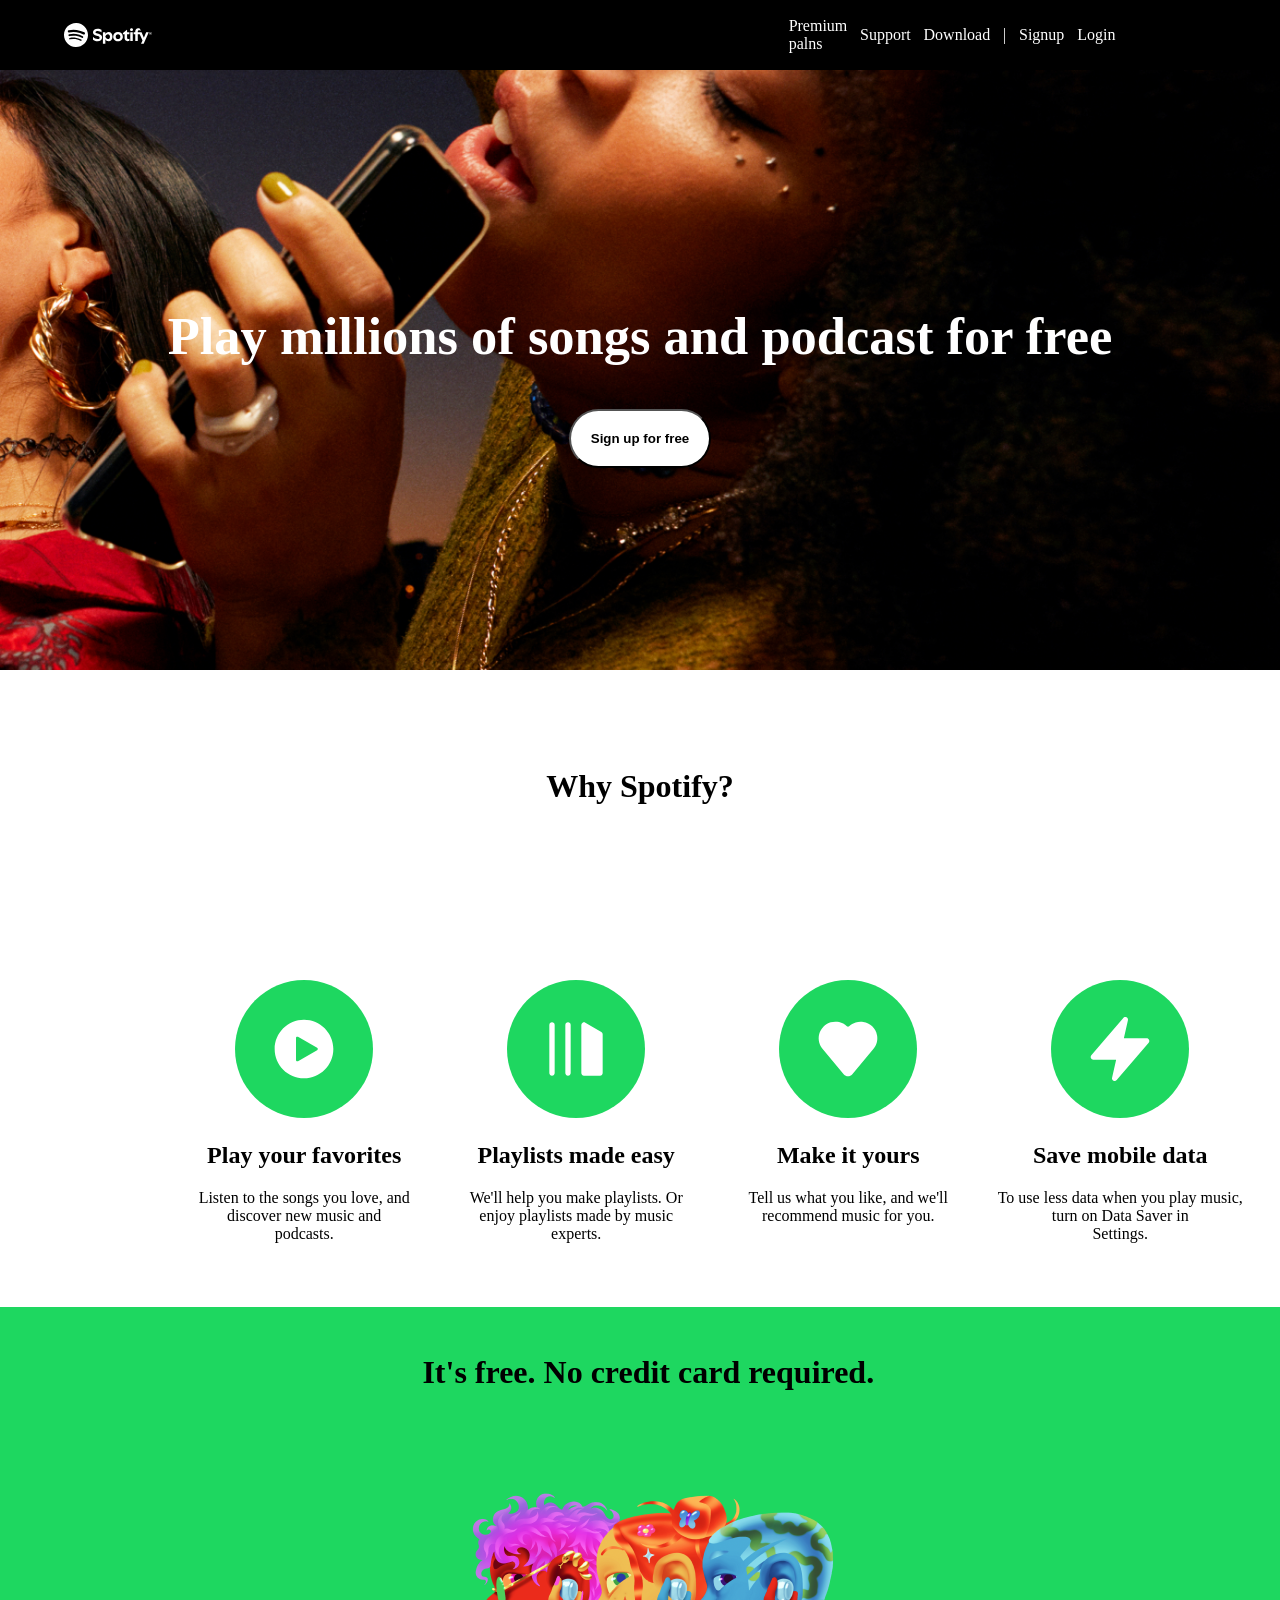
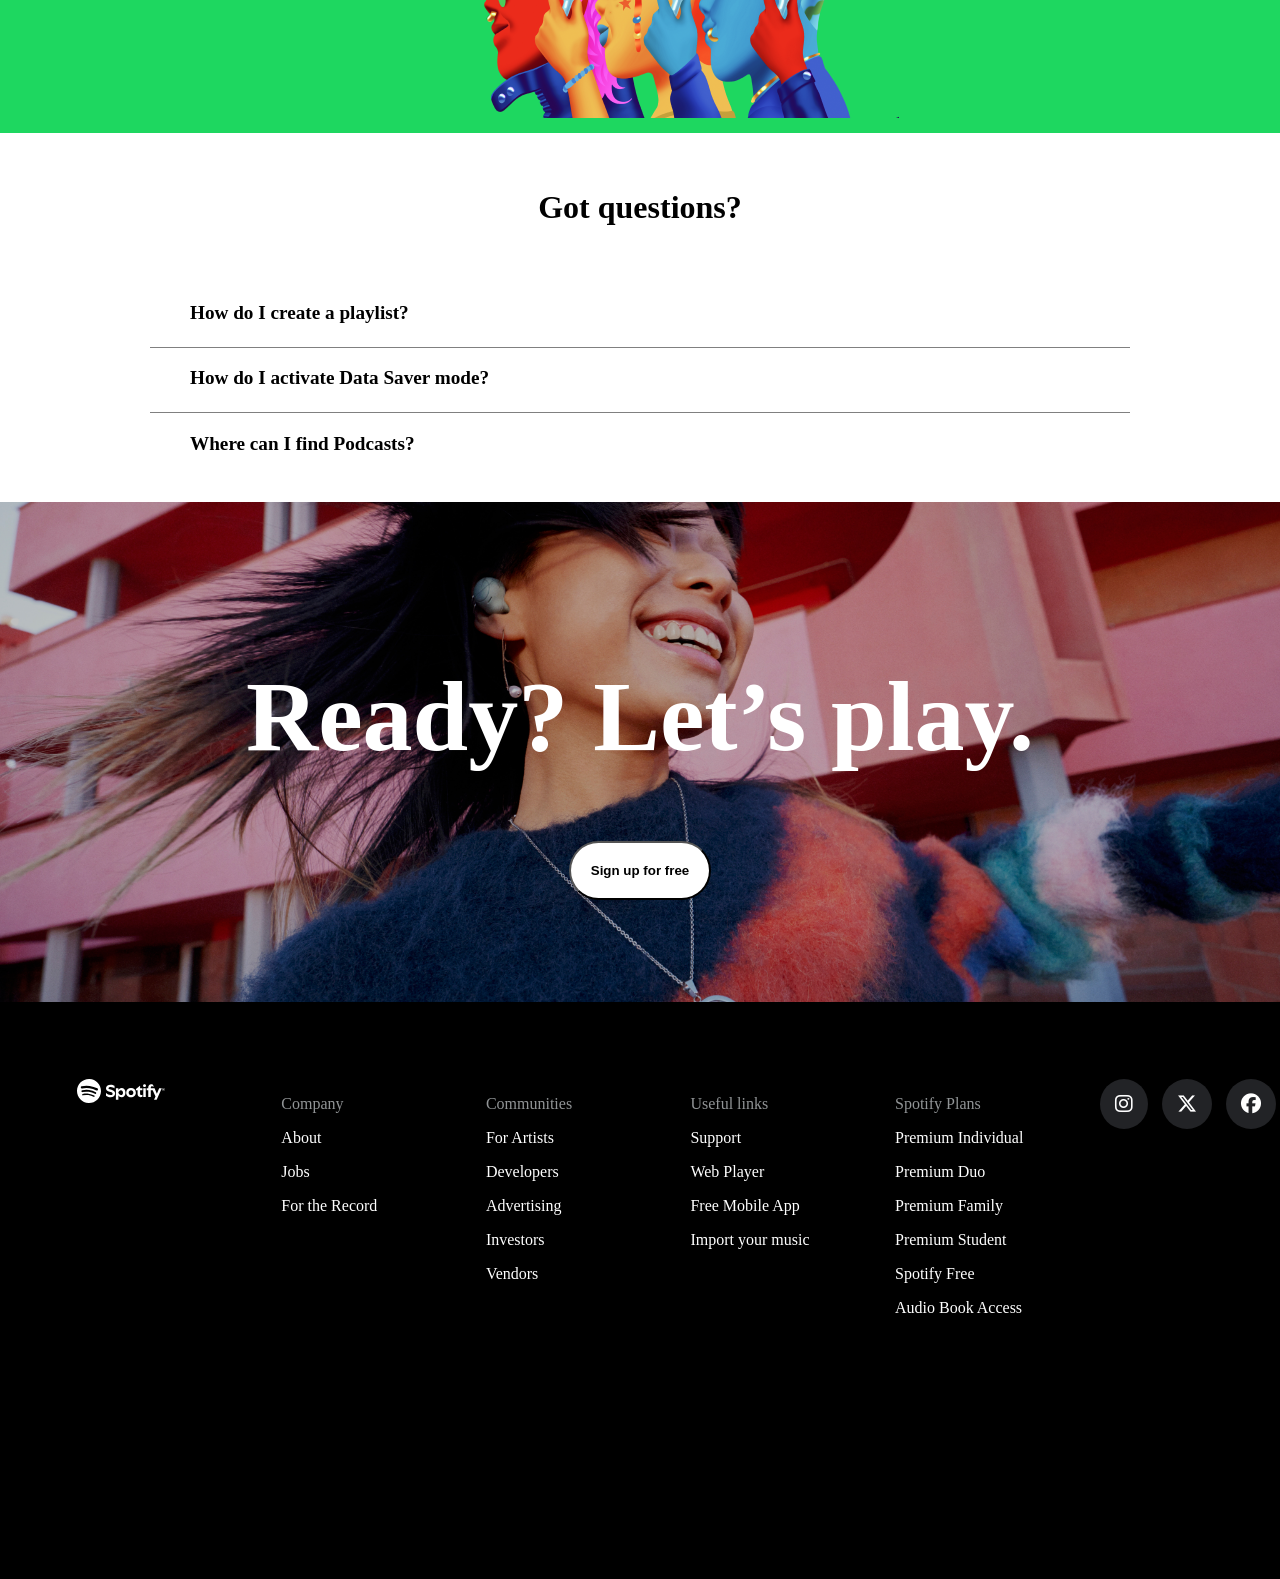
<file: index.html>
<!DOCTYPE html>
<html lang="en">

<head>
    <meta charset="UTF-8">
    <meta name="viewport" content="width=device-width, initial-scale=1.0">
    <title>Document</title>
    <link rel="stylesheet" href="https://cdnjs.cloudflare.com/ajax/libs/font-awesome/6.7.2/css/all.min.css"
        integrity="sha512-Evv84Mr4kqVGRNSgIGL/F/aIDqQb7xQ2vcrdIwxfjThSH8CSR7PBEakCr51Ck+w+/U6swU2Im1vVX0SVk9ABhg=="
        crossorigin="anonymous" referrerpolicy="no-referrer" />
    <link rel="stylesheet" href="spotify.css">
</head>

<body style="margin: 0px;">
    <nav>
        <div class="l">
            <svg role="img" viewBox="0 0 88 24" class="e-10750-logo" aria-label="Spotify" aria-hidden="false"
                data-testid="spotify-icon" height="24" data-encore-id="logoSpotify"
                style="--encore-logo-fill-color: var(--text-base);">
                <title>Spotify</title>
                <path
                    d="M13.427.01C6.805-.253 1.224 4.902.961 11.524.698 18.147 5.853 23.728 12.476 23.99c6.622.263 12.203-4.892 12.466-11.514S20.049.272 13.427.01m5.066 17.579a.717.717 0 0 1-.977.268 14.4 14.4 0 0 0-5.138-1.747 14.4 14.4 0 0 0-5.42.263.717.717 0 0 1-.338-1.392c1.95-.474 3.955-.571 5.958-.29 2.003.282 3.903.928 5.647 1.92a.717.717 0 0 1 .268.978m1.577-3.15a.93.93 0 0 1-1.262.376 17.7 17.7 0 0 0-5.972-1.96 17.7 17.7 0 0 0-6.281.238.93.93 0 0 1-1.11-.71.93.93 0 0 1 .71-1.11 19.5 19.5 0 0 1 6.94-.262 19.5 19.5 0 0 1 6.599 2.165c.452.245.62.81.376 1.263m1.748-3.551a1.147 1.147 0 0 1-1.546.488 21.4 21.4 0 0 0-6.918-2.208 21.4 21.4 0 0 0-7.259.215 1.146 1.146 0 0 1-.456-2.246 23.7 23.7 0 0 1 8.034-.24 23.7 23.7 0 0 1 7.657 2.445c.561.292.78.984.488 1.546m13.612-.036-.832-.247c-1.67-.495-2.14-.681-2.14-1.353 0-.637.708-1.327 2.264-1.327 1.539 0 2.839.752 3.51 1.31.116.096.24.052.24-.098V6.935c0-.097-.027-.15-.098-.203-.83-.62-2.272-1.07-3.723-1.07-2.953 0-4.722 1.68-4.722 3.59 0 2.157 1.371 2.91 3.626 3.546l.973.274c1.689.478 1.998.902 1.998 1.556 0 1.097-.831 1.433-2.07 1.433-1.556 0-3.457-.911-4.35-2.025-.08-.098-.177-.053-.177.062v2.423c0 .097.01.141.08.22.743.814 2.52 1.53 4.59 1.53 2.546 0 4.456-1.485 4.456-3.784 0-1.787-1.052-2.865-3.625-3.635m10.107-1.76c-1.68 0-2.653 1.026-3.219 2.052V9.376c0-.08-.044-.124-.124-.124h-2.22c-.079 0-.123.044-.123.124V20.72c0 .08.044.124.124.124h2.22c.079 0 .123-.044.123-.124v-4.536c.566 1.025 1.521 2.034 3.237 2.034 2.264 0 3.89-1.955 3.89-4.581s-1.644-4.545-3.908-4.545m-.654 6.986c-1.185 0-2.211-1.167-2.618-2.458.407-1.362 1.344-2.405 2.618-2.405 1.211 0 2.051.92 2.051 2.423s-.84 2.44-2.051 2.44m40.633-6.826h-2.264c-.08 0-.115.017-.15.097l-2.282 5.483-2.29-5.483c-.035-.08-.07-.097-.15-.097h-3.661v-.584c0-.955.645-1.397 1.476-1.397.496 0 1.035.256 1.415.486.089.053.15-.008.115-.088l-.796-1.901a.26.26 0 0 0-.124-.133c-.389-.203-1.025-.38-1.644-.38-1.875 0-2.954 1.432-2.954 3.254v.743h-1.503c-.08 0-.124.044-.124.124v1.768c0 .08.044.124.124.124h1.503v6.668c0 .08.044.123.124.123h2.264c.08 0 .124-.044.124-.123v-6.668h1.936l2.812 6.11-1.512 3.325c-.044.098.009.142.097.142h2.414c.08 0 .116-.018.15-.097l4.997-11.355c.035-.08-.009-.141-.097-.141M54.964 9.04c-2.865 0-4.837 2.025-4.837 4.616 0 2.573 1.971 4.616 4.837 4.616 2.856 0 4.846-2.043 4.846-4.616 0-2.591-1.99-4.616-4.846-4.616m.008 7.065c-1.37 0-2.343-1.043-2.343-2.45 0-1.405.973-2.449 2.343-2.449 1.362 0 2.335 1.043 2.335 2.45 0 1.406-.973 2.45-2.335 2.45m33.541-6.334a1.24 1.24 0 0 0-.483-.471 1.4 1.4 0 0 0-.693-.17q-.384 0-.693.17a1.24 1.24 0 0 0-.484.471q-.174.302-.174.681 0 .375.174.677.175.3.484.471t.693.17.693-.17.483-.471.175-.676q0-.38-.175-.682m-.211 1.247a1 1 0 0 1-.394.39 1.15 1.15 0 0 1-.571.14 1.16 1.16 0 0 1-.576-.14 1 1 0 0 1-.391-.39 1.14 1.14 0 0 1-.14-.566q0-.316.14-.562t.391-.388.576-.14q.32 0 .57.14.253.141.395.39t.142.565q0 .312-.142.56m-19.835-5.78c-.85 0-1.468.6-1.468 1.396s.619 1.397 1.468 1.397c.866 0 1.485-.6 1.485-1.397 0-.796-.619-1.397-1.485-1.397m19.329 5.19a.31.31 0 0 0 .134-.262q0-.168-.132-.266-.132-.099-.381-.099h-.588v1.229h.284v-.489h.154l.374.489h.35l-.41-.518a.5.5 0 0 0 .215-.084m-.424-.109h-.26v-.3h.27q.12 0 .184.036a.12.12 0 0 1 .065.116.12.12 0 0 1-.067.111.4.4 0 0 1-.192.037M69.607 9.252h-2.263c-.08 0-.124.044-.124.124v8.56c0 .08.044.123.124.123h2.263c.08 0 .124-.044.124-.123v-8.56c0-.08-.044-.124-.124-.124m-3.333 6.605a2.1 2.1 0 0 1-1.053.257c-.725 0-1.185-.425-1.185-1.362v-3.484h2.211c.08 0 .124-.044.124-.124V9.376c0-.08-.044-.124-.124-.124h-2.21V6.944c0-.097-.063-.15-.15-.08l-3.954 3.113c-.053.044-.07.088-.07.16v1.007c0 .08.044.124.123.124h1.539v3.855c0 2.087 1.203 3.06 2.918 3.06.743 0 1.46-.194 1.884-.442.062-.035.07-.07.07-.133v-1.68c0-.088-.044-.115-.123-.07"
                    transform="translate(-0.95,0)"></path>
            </svg>
        </div>
        <div class="j">
            <a href="">Premium palns</a>
            <a href="">Support</a>
            <a href="">Download</a>
            <p style="color: white;">|</p>
            <a href="">Signup</a>
            <a href="./login.html">Login</a>

        </div>
    </nav>
    <section>
        <div class="q">
            <h1>Play millions of songs and podcast for free</h1>
            <button>Sign up for free</button>
        </div>
    </section>
    <h1
        style="font-weight: 900; padding-top: 6%;padding-bottom: 6%; display: flex; text-align: center; justify-content: center; align-items: center;">
        Why Spotify?</h1>
    <div class="a">
        <div class="u">
            <center>
                <img src="./play.svg" alt="">
                <h2>Play your favorites</h2>
                <p>Listen to the songs you love, and discover new music and <br> podcasts.</p>
            </center>
        </div>
        <div class="u">
            <center>
                <img src="./new.svg" alt="">
                <h2>Playlists made easy</h2>
                <p>We'll help you make playlists. Or enjoy playlists made by music <br> experts.</p>
            </center>
        </div>
        <div class="u">
            <center>
                <img src="./love.svg" alt="">
                <h2>Make it yours</h2>
                <p>Tell us what you like, and we'll recommend music for you.</p>
            </center>
        </div>
        <div class="u">
            <center>
                <img src="./light.svg" alt="">
                <h2>Save mobile data</h2>
                <p>To use less data when you play music, turn on Data Saver in <br> Settings.</p>
            </center>
        </div>
    </div>
    <div class="x">

        <h1 style="font-weight: 900;">It's free. No credit card required.</h1>

        <div class="e">
            <img src="./mobile_benefit.png" alt="">
        </div>
    </div>
    <div class="s">
        <h1>Got questions?</h1>
    </div>
    <div class="c">
        <ul>How do I create a playlist?</ul>
        <ul style="border-bottom: 1px solid grey;
            padding-bottom: 2px;"></ul>
        <ul>How do I activate Data Saver mode?</ul>
        <ul style="border-bottom: 1px solid grey;
            padding-bottom: 2px;"></ul>
        <ul>Where can I find Podcasts?</ul>
    </div>
    <div class="m">
        <div>
            <h1 style="font-size: 100px;">Ready? Let’s play.</h1>
            <button>Sign up for free</button>
        </div>
    </div>
    <div class="b">
        <div>
            <svg role="img" viewBox="0 0 88 24" class="e-10750-logo" aria-label="Spotify" aria-hidden="false"
                data-testid="spotify-icon" height="24" data-encore-id="logoSpotify"
                style="--encore-logo-fill-color: var(--text-base);">
                <title>Spotify</title>
                <path
                    d="M13.427.01C6.805-.253 1.224 4.902.961 11.524.698 18.147 5.853 23.728 12.476 23.99c6.622.263 12.203-4.892 12.466-11.514S20.049.272 13.427.01m5.066 17.579a.717.717 0 0 1-.977.268 14.4 14.4 0 0 0-5.138-1.747 14.4 14.4 0 0 0-5.42.263.717.717 0 0 1-.338-1.392c1.95-.474 3.955-.571 5.958-.29 2.003.282 3.903.928 5.647 1.92a.717.717 0 0 1 .268.978m1.577-3.15a.93.93 0 0 1-1.262.376 17.7 17.7 0 0 0-5.972-1.96 17.7 17.7 0 0 0-6.281.238.93.93 0 0 1-1.11-.71.93.93 0 0 1 .71-1.11 19.5 19.5 0 0 1 6.94-.262 19.5 19.5 0 0 1 6.599 2.165c.452.245.62.81.376 1.263m1.748-3.551a1.147 1.147 0 0 1-1.546.488 21.4 21.4 0 0 0-6.918-2.208 21.4 21.4 0 0 0-7.259.215 1.146 1.146 0 0 1-.456-2.246 23.7 23.7 0 0 1 8.034-.24 23.7 23.7 0 0 1 7.657 2.445c.561.292.78.984.488 1.546m13.612-.036-.832-.247c-1.67-.495-2.14-.681-2.14-1.353 0-.637.708-1.327 2.264-1.327 1.539 0 2.839.752 3.51 1.31.116.096.24.052.24-.098V6.935c0-.097-.027-.15-.098-.203-.83-.62-2.272-1.07-3.723-1.07-2.953 0-4.722 1.68-4.722 3.59 0 2.157 1.371 2.91 3.626 3.546l.973.274c1.689.478 1.998.902 1.998 1.556 0 1.097-.831 1.433-2.07 1.433-1.556 0-3.457-.911-4.35-2.025-.08-.098-.177-.053-.177.062v2.423c0 .097.01.141.08.22.743.814 2.52 1.53 4.59 1.53 2.546 0 4.456-1.485 4.456-3.784 0-1.787-1.052-2.865-3.625-3.635m10.107-1.76c-1.68 0-2.653 1.026-3.219 2.052V9.376c0-.08-.044-.124-.124-.124h-2.22c-.079 0-.123.044-.123.124V20.72c0 .08.044.124.124.124h2.22c.079 0 .123-.044.123-.124v-4.536c.566 1.025 1.521 2.034 3.237 2.034 2.264 0 3.89-1.955 3.89-4.581s-1.644-4.545-3.908-4.545m-.654 6.986c-1.185 0-2.211-1.167-2.618-2.458.407-1.362 1.344-2.405 2.618-2.405 1.211 0 2.051.92 2.051 2.423s-.84 2.44-2.051 2.44m40.633-6.826h-2.264c-.08 0-.115.017-.15.097l-2.282 5.483-2.29-5.483c-.035-.08-.07-.097-.15-.097h-3.661v-.584c0-.955.645-1.397 1.476-1.397.496 0 1.035.256 1.415.486.089.053.15-.008.115-.088l-.796-1.901a.26.26 0 0 0-.124-.133c-.389-.203-1.025-.38-1.644-.38-1.875 0-2.954 1.432-2.954 3.254v.743h-1.503c-.08 0-.124.044-.124.124v1.768c0 .08.044.124.124.124h1.503v6.668c0 .08.044.123.124.123h2.264c.08 0 .124-.044.124-.123v-6.668h1.936l2.812 6.11-1.512 3.325c-.044.098.009.142.097.142h2.414c.08 0 .116-.018.15-.097l4.997-11.355c.035-.08-.009-.141-.097-.141M54.964 9.04c-2.865 0-4.837 2.025-4.837 4.616 0 2.573 1.971 4.616 4.837 4.616 2.856 0 4.846-2.043 4.846-4.616 0-2.591-1.99-4.616-4.846-4.616m.008 7.065c-1.37 0-2.343-1.043-2.343-2.45 0-1.405.973-2.449 2.343-2.449 1.362 0 2.335 1.043 2.335 2.45 0 1.406-.973 2.45-2.335 2.45m33.541-6.334a1.24 1.24 0 0 0-.483-.471 1.4 1.4 0 0 0-.693-.17q-.384 0-.693.17a1.24 1.24 0 0 0-.484.471q-.174.302-.174.681 0 .375.174.677.175.3.484.471t.693.17.693-.17.483-.471.175-.676q0-.38-.175-.682m-.211 1.247a1 1 0 0 1-.394.39 1.15 1.15 0 0 1-.571.14 1.16 1.16 0 0 1-.576-.14 1 1 0 0 1-.391-.39 1.14 1.14 0 0 1-.14-.566q0-.316.14-.562t.391-.388.576-.14q.32 0 .57.14.253.141.395.39t.142.565q0 .312-.142.56m-19.835-5.78c-.85 0-1.468.6-1.468 1.396s.619 1.397 1.468 1.397c.866 0 1.485-.6 1.485-1.397 0-.796-.619-1.397-1.485-1.397m19.329 5.19a.31.31 0 0 0 .134-.262q0-.168-.132-.266-.132-.099-.381-.099h-.588v1.229h.284v-.489h.154l.374.489h.35l-.41-.518a.5.5 0 0 0 .215-.084m-.424-.109h-.26v-.3h.27q.12 0 .184.036a.12.12 0 0 1 .065.116.12.12 0 0 1-.067.111.4.4 0 0 1-.192.037M69.607 9.252h-2.263c-.08 0-.124.044-.124.124v8.56c0 .08.044.123.124.123h2.263c.08 0 .124-.044.124-.123v-8.56c0-.08-.044-.124-.124-.124m-3.333 6.605a2.1 2.1 0 0 1-1.053.257c-.725 0-1.185-.425-1.185-1.362v-3.484h2.211c.08 0 .124-.044.124-.124V9.376c0-.08-.044-.124-.124-.124h-2.21V6.944c0-.097-.063-.15-.15-.08l-3.954 3.113c-.053.044-.07.088-.07.16v1.007c0 .08.044.124.123.124h1.539v3.855c0 2.087 1.203 3.06 2.918 3.06.743 0 1.46-.194 1.884-.442.062-.035.07-.07.07-.133v-1.68c0-.088-.044-.115-.123-.07"
                    transform="translate(-0.95,0)"></path>
            </svg>
        </div>
        <div style="color: white;">
            <p style="color: #919496;">Company</p>
            <p>About</p>
            <p>Jobs</p>
            <p>For the Record</p>
        </div>
        <div style="color: white;">
            <p style="color: #919496;">Communities</p>
            <p>For Artists</p>
            <p>Developers</p>
            <p>Advertising</p>
            <p>Investors</p>
            <p>Vendors</p>
        </div>
        <div style="color: white;">
            <p style="color: #919496;">Useful links</p>
            <p>Support</p>
            <p>Web Player</p>
            <p>Free Mobile App</p>
            <p>Import your music</p>
        </div>
        <div style="color: white;">
            <p style="color: #919496;">Spotify Plans</p>
            <p>Premium Individual</p>
            <p>Premium Duo</p>
            <p>Premium Family</p>
            <p>Premium Student</p>
            <p>Spotify Free</p>
            <p>Audio Book Access</p>
        </div>
        <div style="color: white; display: flex; gap: 8%; height: fit-content;">
            <i class="fa-brands fa-instagram"
                style="color: #FFFFFF; background-color: #222326; border-radius: 50%; padding: 15px; font-size: 20px;"></i>
            <i class="fa-brands fa-x-twitter"
                style="color: #FFFFFF;background-color: #222326; border-radius: 50%; padding: 15px; font-size: 20px;"></i>
            <i class="fa-brands fa-facebook"
                style="color: #FFFFFF;background-color: #222326; border-radius: 50%; padding: 15px; font-size: 20px;"></i>
        </div>
    </div>
</body>

</html>
</file>
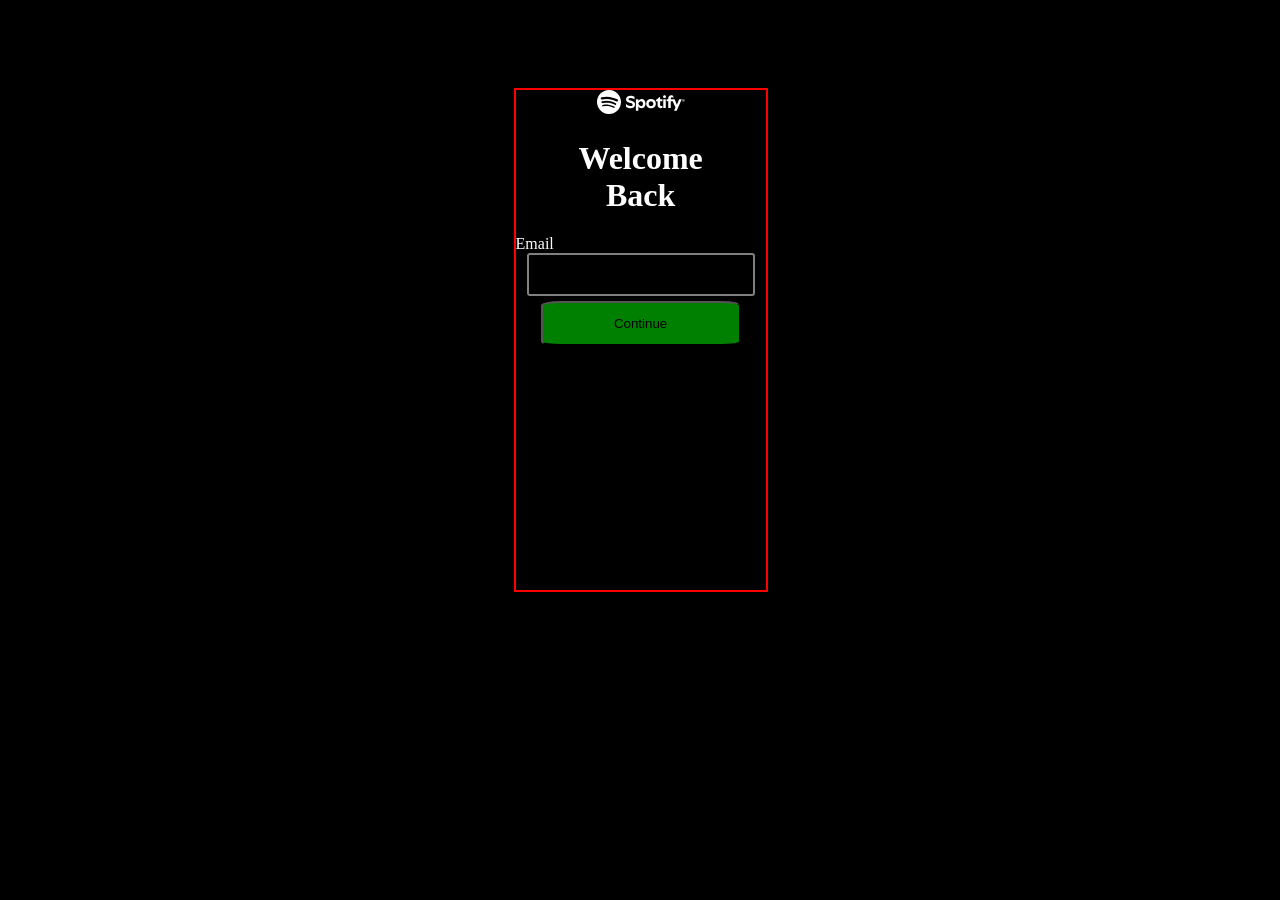
<file: login.html>
<!DOCTYPE html>
<html lang="en">
<head>
    <meta charset="UTF-8">
    <meta name="viewport" content="width=device-width, initial-scale=1.0">
    <title>Document</title>
    <style>
        .card{
            width: 250px;
            height: 500px;
            border: 2px solid red;
            /* text-align: center;
            align-items: center; */
            margin-top: 7%;
            margin-left: 40%;
            color: white;
        }
        svg{
            fill: white;
        }
    </style>
</head>
<body style="background-color: black;">
    <div class="card">
        <center>
          <svg role="img" viewBox="0 0 88 24" class="e-10750-logo" aria-label="Spotify" aria-hidden="false"
        data-testid="spotify-icon" height="24" data-encore-id="logoSpotify"
        style="--encore-logo-fill-color: var(--text-base);">
        <title>Spotify</title>
        <path
            d="M13.427.01C6.805-.253 1.224 4.902.961 11.524.698 18.147 5.853 23.728 12.476 23.99c6.622.263 12.203-4.892 12.466-11.514S20.049.272 13.427.01m5.066 17.579a.717.717 0 0 1-.977.268 14.4 14.4 0 0 0-5.138-1.747 14.4 14.4 0 0 0-5.42.263.717.717 0 0 1-.338-1.392c1.95-.474 3.955-.571 5.958-.29 2.003.282 3.903.928 5.647 1.92a.717.717 0 0 1 .268.978m1.577-3.15a.93.93 0 0 1-1.262.376 17.7 17.7 0 0 0-5.972-1.96 17.7 17.7 0 0 0-6.281.238.93.93 0 0 1-1.11-.71.93.93 0 0 1 .71-1.11 19.5 19.5 0 0 1 6.94-.262 19.5 19.5 0 0 1 6.599 2.165c.452.245.62.81.376 1.263m1.748-3.551a1.147 1.147 0 0 1-1.546.488 21.4 21.4 0 0 0-6.918-2.208 21.4 21.4 0 0 0-7.259.215 1.146 1.146 0 0 1-.456-2.246 23.7 23.7 0 0 1 8.034-.24 23.7 23.7 0 0 1 7.657 2.445c.561.292.78.984.488 1.546m13.612-.036-.832-.247c-1.67-.495-2.14-.681-2.14-1.353 0-.637.708-1.327 2.264-1.327 1.539 0 2.839.752 3.51 1.31.116.096.24.052.24-.098V6.935c0-.097-.027-.15-.098-.203-.83-.62-2.272-1.07-3.723-1.07-2.953 0-4.722 1.68-4.722 3.59 0 2.157 1.371 2.91 3.626 3.546l.973.274c1.689.478 1.998.902 1.998 1.556 0 1.097-.831 1.433-2.07 1.433-1.556 0-3.457-.911-4.35-2.025-.08-.098-.177-.053-.177.062v2.423c0 .097.01.141.08.22.743.814 2.52 1.53 4.59 1.53 2.546 0 4.456-1.485 4.456-3.784 0-1.787-1.052-2.865-3.625-3.635m10.107-1.76c-1.68 0-2.653 1.026-3.219 2.052V9.376c0-.08-.044-.124-.124-.124h-2.22c-.079 0-.123.044-.123.124V20.72c0 .08.044.124.124.124h2.22c.079 0 .123-.044.123-.124v-4.536c.566 1.025 1.521 2.034 3.237 2.034 2.264 0 3.89-1.955 3.89-4.581s-1.644-4.545-3.908-4.545m-.654 6.986c-1.185 0-2.211-1.167-2.618-2.458.407-1.362 1.344-2.405 2.618-2.405 1.211 0 2.051.92 2.051 2.423s-.84 2.44-2.051 2.44m40.633-6.826h-2.264c-.08 0-.115.017-.15.097l-2.282 5.483-2.29-5.483c-.035-.08-.07-.097-.15-.097h-3.661v-.584c0-.955.645-1.397 1.476-1.397.496 0 1.035.256 1.415.486.089.053.15-.008.115-.088l-.796-1.901a.26.26 0 0 0-.124-.133c-.389-.203-1.025-.38-1.644-.38-1.875 0-2.954 1.432-2.954 3.254v.743h-1.503c-.08 0-.124.044-.124.124v1.768c0 .08.044.124.124.124h1.503v6.668c0 .08.044.123.124.123h2.264c.08 0 .124-.044.124-.123v-6.668h1.936l2.812 6.11-1.512 3.325c-.044.098.009.142.097.142h2.414c.08 0 .116-.018.15-.097l4.997-11.355c.035-.08-.009-.141-.097-.141M54.964 9.04c-2.865 0-4.837 2.025-4.837 4.616 0 2.573 1.971 4.616 4.837 4.616 2.856 0 4.846-2.043 4.846-4.616 0-2.591-1.99-4.616-4.846-4.616m.008 7.065c-1.37 0-2.343-1.043-2.343-2.45 0-1.405.973-2.449 2.343-2.449 1.362 0 2.335 1.043 2.335 2.45 0 1.406-.973 2.45-2.335 2.45m33.541-6.334a1.24 1.24 0 0 0-.483-.471 1.4 1.4 0 0 0-.693-.17q-.384 0-.693.17a1.24 1.24 0 0 0-.484.471q-.174.302-.174.681 0 .375.174.677.175.3.484.471t.693.17.693-.17.483-.471.175-.676q0-.38-.175-.682m-.211 1.247a1 1 0 0 1-.394.39 1.15 1.15 0 0 1-.571.14 1.16 1.16 0 0 1-.576-.14 1 1 0 0 1-.391-.39 1.14 1.14 0 0 1-.14-.566q0-.316.14-.562t.391-.388.576-.14q.32 0 .57.14.253.141.395.39t.142.565q0 .312-.142.56m-19.835-5.78c-.85 0-1.468.6-1.468 1.396s.619 1.397 1.468 1.397c.866 0 1.485-.6 1.485-1.397 0-.796-.619-1.397-1.485-1.397m19.329 5.19a.31.31 0 0 0 .134-.262q0-.168-.132-.266-.132-.099-.381-.099h-.588v1.229h.284v-.489h.154l.374.489h.35l-.41-.518a.5.5 0 0 0 .215-.084m-.424-.109h-.26v-.3h.27q.12 0 .184.036a.12.12 0 0 1 .065.116.12.12 0 0 1-.067.111.4.4 0 0 1-.192.037M69.607 9.252h-2.263c-.08 0-.124.044-.124.124v8.56c0 .08.044.123.124.123h2.263c.08 0 .124-.044.124-.123v-8.56c0-.08-.044-.124-.124-.124m-3.333 6.605a2.1 2.1 0 0 1-1.053.257c-.725 0-1.185-.425-1.185-1.362v-3.484h2.211c.08 0 .124-.044.124-.124V9.376c0-.08-.044-.124-.124-.124h-2.21V6.944c0-.097-.063-.15-.15-.08l-3.954 3.113c-.053.044-.07.088-.07.16v1.007c0 .08.044.124.123.124h1.539v3.855c0 2.087 1.203 3.06 2.918 3.06.743 0 1.46-.194 1.884-.442.062-.035.07-.07.07-.133v-1.68c0-.088-.044-.115-.123-.07"
            transform="translate(-0.95,0)"></path>
    </svg>
    <h1>Welcome <br> Back</h1>
    </center>
    <label for="">Email</label>
    <br>
    <center>
    <input style="color: white; background-color: black; padding: 12px; width: 80%; border: 2px solid grey; border-radius: 3px;" type="text">
    <button style="background-color: green; color: black; padding: 13px; width: 80%; border-radius: 10%;margin-top: 2%;">Continue</button>
     </center>
    </div>
</body>
</html>
</file>
<file: spotify.css>
nav{
            display: flex;
            background-color: black;
            height: 70px;
            gap: 40%;
        }
        a{
            text-decoration: none;
            color: white
        }
        .l{
            fill: white;
            display: flex;
            align-items: center;
            justify-content: center;
            margin-left: 5%;
        }
        .j{
            width: 25%; 
            display: flex;
            align-items: center;
            justify-content: center;
            gap: 4%;
            padding-left: 10%;
        }
        section{
            background-image: url(./desktop-hero.jpeg);
            height: 600px;
            background-size: cover;
            background-repeat: no-repeat;
            background-position: center;
            
        }
        .q{
            text-align: center;
            align-items: center;
            justify-content: center;
            color: white;
            font-size: 35px;
            padding-top: 15%;
        }
        button{
            border-radius: 50px;
            color: black;
            background-color: white;
            padding: 20px;
            font-weight: 900;
        }
        .a{
            height: 250px;
            /* border: 2px solid red; */
            display: flex;
            gap: 2%;
            padding-left: 14%;
            padding-top: 6%;
            padding-bottom: 6%;
        }
        .u{
            width: 250px;
            /* height: 250px; */
            /* border: 2px solid gray; */
        }
        .x{
            height: 400px;
            /* border: 2px solid violet; */
            background-color: #1ED760;
            padding-left: 33%;
            /* margin-top: 20% */
            padding-bottom: 0%;
            padding-top: 2%;
        }
        .e{
            margin-top: 9%;
        }
        .s{
            height: 50px;
            /* border: 2px solid red; */
            display: flex;
            align-items: center;
            text-align: center;
            justify-content: center;
            padding: 50px;
        }
        .c{
            height: 200px;
            /* border: 2px solid red; */
            /* border: 2px solid red; */
            padding-left: 150px;
            padding-right: 150px;
        }
        .m{
            height: 500px;
            /* border: 2px solid red; */
            background-image: url(./lady.jpeg);
            background-repeat: no-repeat;
            background-size: cover;
            background-position: center;
        }
        .m div{
            color: white;
            /* display: flex; */
            align-items: center;
            justify-content: center;
            text-align: center;
            height: 300px;
            /* border: 2px solid red; */
            padding-top: 90px;

        }
        .b{
            height: 500px;
            background-color: black;
            display: flex;
            gap: 2%;
            padding-left: 6%;
            padding-top: 6%;
            /* padding: 25px;
            /* padding-top: 20px; */
        }
        .b div{
            /* border: 2px solid red;  */
             height: 400px;
            width: 200px;
        }
        ul{
            font-weight: bolder;
            font-size: larger;
            padding-bottom: 2px;
        }
        svg{
            fill: white;
        }
        a:hover{
            color: green;
        }
</file>
